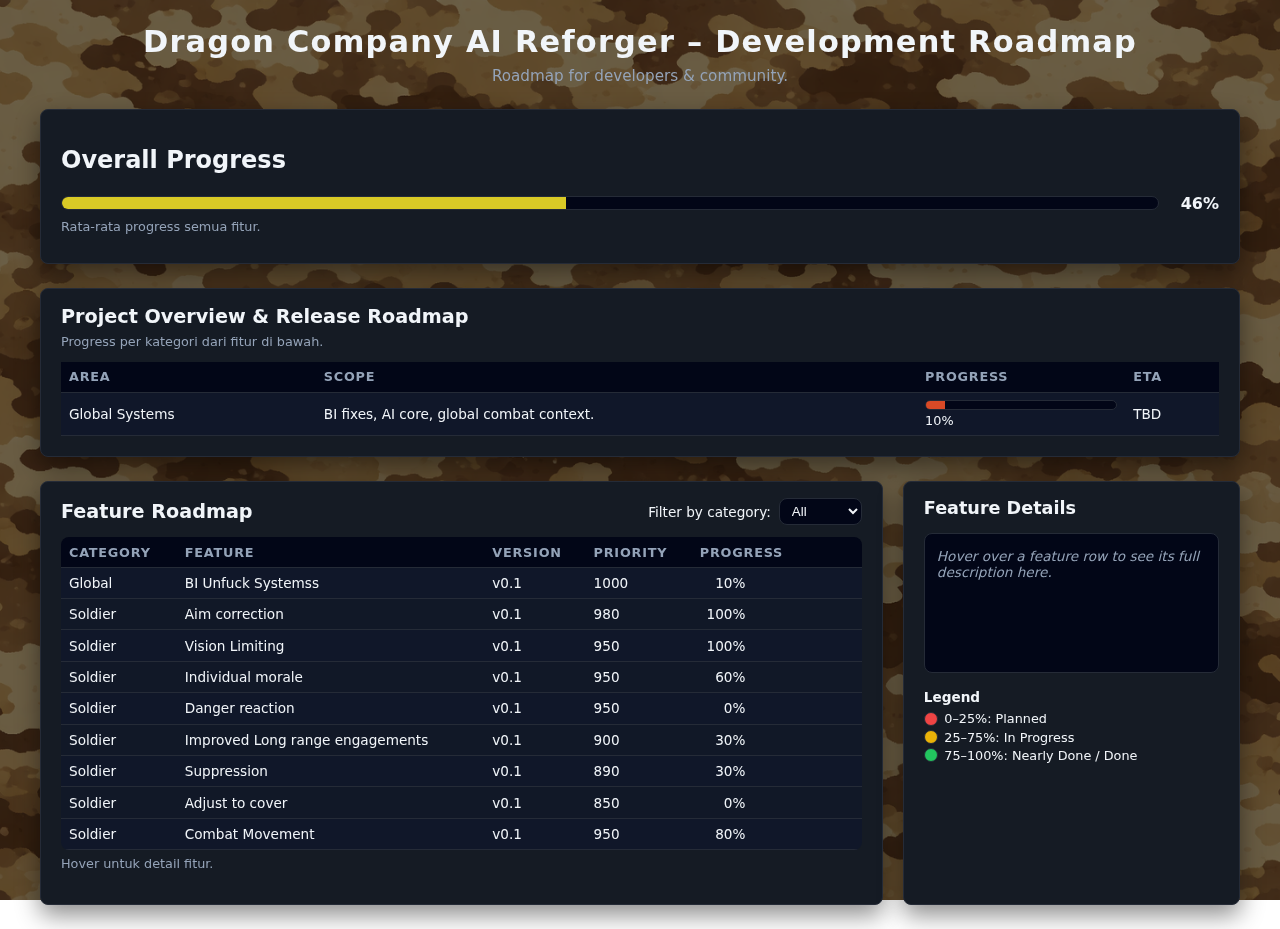
<file: index.HTML>
<!DOCTYPE html>
<html lang="en">
<head>
    <meta charset="UTF-8" />
    <title>Dragon Company AI Reforger – Roadmap</title>
    <link rel="stylesheet" href="styles.css" />
</head>
<body>
    <header class="page-header">
        <h1>Dragon Company AI Reforger – Development Roadmap</h1>
        <p class="subtitle">
            Roadmap for developers & community.
        </p>
    </header>

    <!-- Overall Progress -->
    <section class="overall-progress-section">
        <h2>Overall Progress</h2>
        <div class="overall-progress-wrapper">
            <div id="overallProgressBar" class="overall-progress-bar">
                <div id="overallProgressFill" class="overall-progress-fill"></div>
            </div>
            <span id="overallProgressLabel" class="overall-progress-label">0%</span>
        </div>
        <p class="help-text">Rata-rata progress semua fitur.</p>
    </section>

    <!-- Project Overview -->
    <section class="project-overview-section">
        <h2>Project Overview & Release Roadmap</h2>
        <p class="help-text">Progress per kategori dari fitur di bawah.</p>
        <table class="overview-table">
            <thead>
                <tr>
                    <th>Area</th>
                    <th>Scope</th>
                    <th>Progress</th>
                    <th>ETA</th>
                </tr>
            </thead>
            <tbody>
                <tr data-overview-category="Global">
                    <td>Global Systems</td>
                    <td>BI fixes, AI core, global combat context.</td>
                    <td>
                        <div class="overview-progress-bar">
                            <div id="overview-global-bar" class="overview-progress-fill"></div>
                        </div>
                        <span id="overview-global-label" class="overview-progress-label">0%</span>
                    </td>
                    <td>TBD</td>
                </tr>
                <!-- Tambahkan row lain seperti Soldier, Vehicle, Artillery mirip asli -->
            </tbody>
        </table>
    </section>

    <main class="layout">
        <section class="table-section">
            <div class="table-header-row">
                <h2>Feature Roadmap</h2>
                <div class="controls">
                    <label for="categoryFilter">Filter by category:</label>
                    <select id="categoryFilter">
                        <option value="all">All</option>
                        <option value="Global">Global</option>
                        <option value="Soldier">Soldier</option>
                        <option value="Vehicle">Vehicle</option>
                        <option value="Artillery">Artillery</option>
                    </select>
                </div>
            </div>

            <table id="roadmapTable">
                <thead>
                    <tr>
                        <th>Category</th>
                        <th>Feature</th>
                        <th>Version</th>
                        <th>Priority</th>
                        <th>Progress</th>
                    </tr>
                </thead>
                <tbody id="roadmapBody"></tbody>
            </table>
            <p class="help-text">Hover untuk detail fitur.</p>
        </section>

        <aside class="hint-section">
            <h2>Feature Details</h2>
            <div id="hintBox" class="hint-box">
                <p class="hint-placeholder">Hover over a feature row to see its full description here.</p>
            </div>
            <div class="legend">
                <h3>Legend</h3>
                <ul>
                    <li><span class="legend-color legend-low"></span>0–25%: Planned</li>
                    <li><span class="legend-color legend-mid"></span>25–75%: In Progress</li>
                    <li><span class="legend-color legend-high"></span>75–100%: Nearly Done / Done</li>
                </ul>
            </div>
        </aside>
    </main>

    <script>
        fetch("roadmap.json")
            .then(r => r.json())
            .then(data => renderRoadmap(data.features));

        function renderRoadmap(features) {
            const body = document.getElementById("roadmapBody");
            body.innerHTML = "";
            features.forEach(f => {
                const row = document.createElement("tr");
                row.setAttribute("data-category", f.category);
                row.setAttribute("data-description", f.description);
                row.innerHTML = `
                    <td>${f.category}</td>
                    <td>${f.name}</td>
                    <td>${f.version}</td>
                    <td>${f.priority}</td>
                    <td class="progress-cell">
                        <div class="progress-bar-static" style="width: ${f.progress}%; background: ${progressToColor(f.progress)};"></div>
                        <span class="progress-label">${f.progress}%</span>
                    </td>
                `;
                body.appendChild(row);
                attachHover(row);
            });
            updateOverallProgress(features);
            updateCategoryOverview(features);
        }

        function progressToColor(value) {
            const hue = (value * 1.2);
            return `hsl(${hue}, 70%, 50%)`;
        }

        function attachHover(row) {
            row.addEventListener("mouseenter", () => {
                const hintBox = document.getElementById("hintBox");
                const feature = row.cells[1].innerText;
                const version = row.cells[2].innerText;
                const priority = row.cells[3].innerText;
                const desc = row.getAttribute("data-description");
                hintBox.innerHTML = `
                    <h3>${feature}</h3>
                    <p><strong>Version:</strong> ${version}</p>
                    <p><strong>Priority:</strong> ${priority}</p>
                    <p>${desc}</p>
                `;
            });
        }

        function updateOverallProgress(features) {
            const total = features.reduce((sum, f) => sum + f.progress, 0);
            const avg = Math.round(total / features.length);
            document.getElementById("overallProgressFill").style.width = `${avg}%`;
            document.getElementById("overallProgressFill").style.backgroundColor = progressToColor(avg);
            document.getElementById("overallProgressLabel").textContent = `${avg}%`;
        }

        function updateCategoryOverview(features) {
            ["Global", "Soldier", "Vehicle", "Artillery"].forEach(cat => {
                const catFeatures = features.filter(f => f.category === cat);
                if (!catFeatures.length) return;
                const total = catFeatures.reduce((sum, f) => sum + f.progress, 0);
                const avg = Math.round(total / catFeatures.length);
                document.getElementById(`overview-${cat.toLowerCase()}-bar`).style.width = `${avg}%`;
                document.getElementById(`overview-${cat.toLowerCase()}-bar`).style.backgroundColor = progressToColor(avg);
                document.getElementById(`overview-${cat.toLowerCase()}-label`).textContent = `${avg}%`;
            });
        }

        document.getElementById("categoryFilter").addEventListener("change", e => {
            const value = e.target.value;
            document.querySelectorAll("#roadmapBody tr").forEach(row => {
                row.style.display = (value === "all" || row.getAttribute("data-category") === value) ? "" : "none";
            });
        });
    </script>
</body>
</html>
</file>
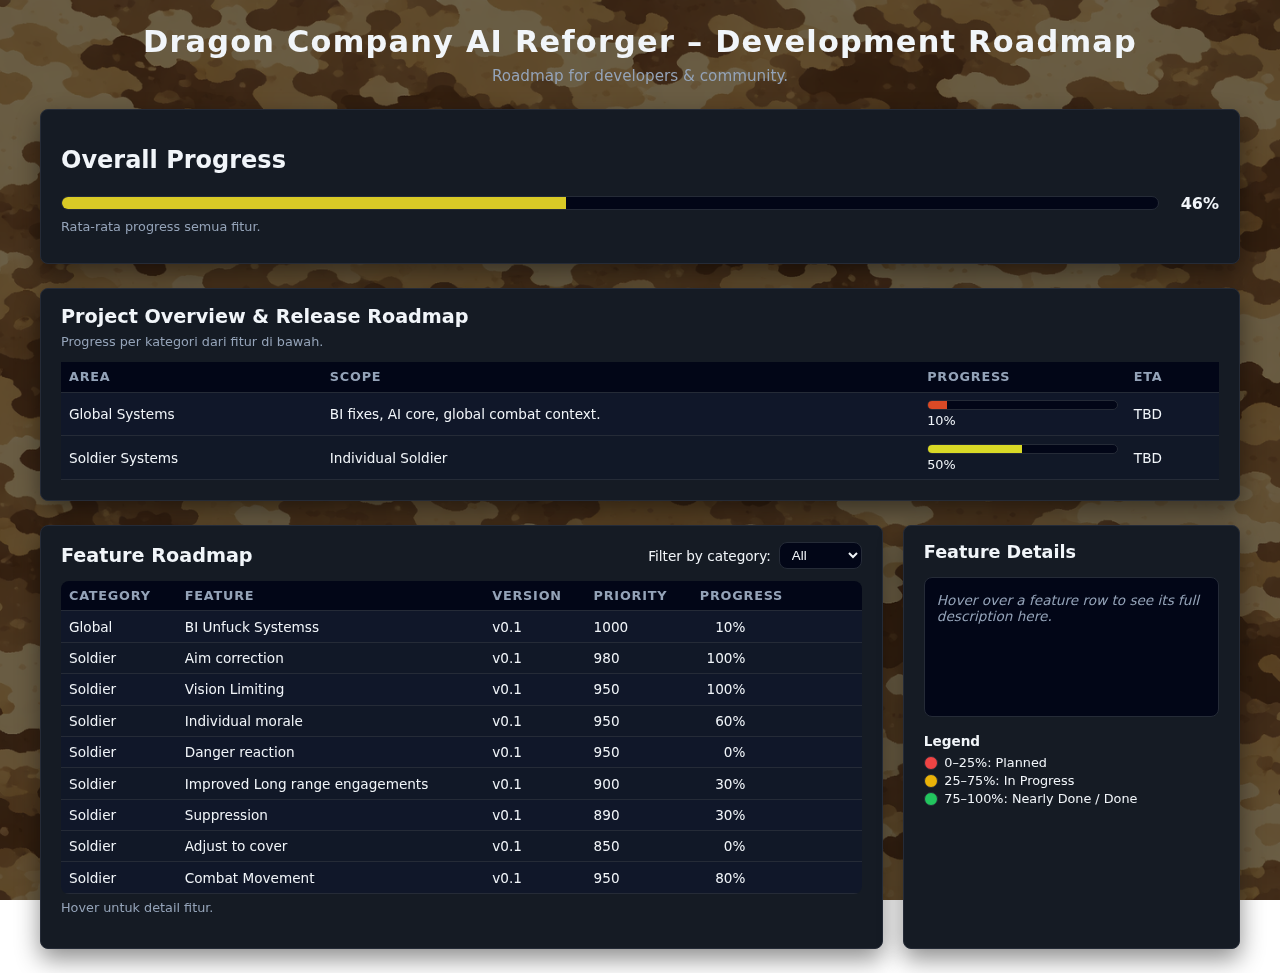
<file: index.html>
<!DOCTYPE html>
<html lang="en">
<head>
    <meta charset="UTF-8" />
    <title>Dragon Company AI Reforger – Roadmap</title>
    <link rel="stylesheet" href="styles.css" />
</head>
<body>
    <header class="page-header">
        <h1>Dragon Company AI Reforger – Development Roadmap</h1>
        <p class="subtitle">
            Roadmap for developers & community.
        </p>
    </header>

    <!-- Overall Progress -->
    <section class="overall-progress-section">
        <h2>Overall Progress</h2>
        <div class="overall-progress-wrapper">
            <div id="overallProgressBar" class="overall-progress-bar">
                <div id="overallProgressFill" class="overall-progress-fill"></div>
            </div>
            <span id="overallProgressLabel" class="overall-progress-label">0%</span>
        </div>
        <p class="help-text">Rata-rata progress semua fitur.</p>
    </section>

    <!-- Project Overview -->
    <section class="project-overview-section">
        <h2>Project Overview & Release Roadmap</h2>
        <p class="help-text">Progress per kategori dari fitur di bawah.</p>
        <table class="overview-table">
            <thead>
                <tr>
                    <th>Area</th>
                    <th>Scope</th>
                    <th>Progress</th>
                    <th>ETA</th>
                </tr>
            </thead>
            <tbody>
                <tr data-overview-category="Global">
                    <td>Global Systems</td>
                    <td>BI fixes, AI core, global combat context.</td>
                    <td>
                        <div class="overview-progress-bar">
                            <div id="overview-global-bar" class="overview-progress-fill"></div>
                        </div>
                        <span id="overview-global-label" class="overview-progress-label">0%</span>
                    </td>
                    <td>TBD</td>
                </tr>
                <tr data-overview-category="Soldier">
                    <td>Soldier Systems</td>
                    <td>Individual Soldier</td>
                    <td>
                        <div class="overview-progress-bar">
                            <div id="overview-soldier-bar" class="overview-progress-fill"></div>
                        </div>
                        <span id="overview-soldier-label" class="overview-progress-label">0%</span>
                    </td>
                    <td>TBD</td>
                </tr>                
                <!-- Tambahkan row lain seperti Soldier, Vehicle, Artillery mirip asli -->
            </tbody>
        </table>
    </section>

    <main class="layout">
        <section class="table-section">
            <div class="table-header-row">
                <h2>Feature Roadmap</h2>
                <div class="controls">
                    <label for="categoryFilter">Filter by category:</label>
                    <select id="categoryFilter">
                        <option value="all">All</option>
                        <option value="Global">Global</option>
                        <option value="Soldier">Soldier</option>
                        <option value="Vehicle">Vehicle</option>
                        <option value="Artillery">Artillery</option>
                    </select>
                </div>
            </div>

            <table id="roadmapTable">
                <thead>
                    <tr>
                        <th>Category</th>
                        <th>Feature</th>
                        <th>Version</th>
                        <th>Priority</th>
                        <th>Progress</th>
                    </tr>
                </thead>
                <tbody id="roadmapBody"></tbody>
            </table>
            <p class="help-text">Hover untuk detail fitur.</p>
        </section>

        <aside class="hint-section">
            <h2>Feature Details</h2>
            <div id="hintBox" class="hint-box">
                <p class="hint-placeholder">Hover over a feature row to see its full description here.</p>
            </div>
            <div class="legend">
                <h3>Legend</h3>
                <ul>
                    <li><span class="legend-color legend-low"></span>0–25%: Planned</li>
                    <li><span class="legend-color legend-mid"></span>25–75%: In Progress</li>
                    <li><span class="legend-color legend-high"></span>75–100%: Nearly Done / Done</li>
                </ul>
            </div>
        </aside>
    </main>

    <script>
        fetch("roadmap.json")
            .then(r => r.json())
            .then(data => renderRoadmap(data.features));

        function renderRoadmap(features) {
            const body = document.getElementById("roadmapBody");
            body.innerHTML = "";
            features.forEach(f => {
                const row = document.createElement("tr");
                row.setAttribute("data-category", f.category);
                row.setAttribute("data-description", f.description);
                row.innerHTML = `
                    <td>${f.category}</td>
                    <td>${f.name}</td>
                    <td>${f.version}</td>
                    <td>${f.priority}</td>
                    <td class="progress-cell">
                        <div class="progress-bar-static" style="width: ${f.progress}%; background: ${progressToColor(f.progress)};"></div>
                        <span class="progress-label">${f.progress}%</span>
                    </td>
                `;
                body.appendChild(row);
                attachHover(row);
            });
            updateOverallProgress(features);
            updateCategoryOverview(features);
        }

        function progressToColor(value) {
            const hue = (value * 1.2);
            return `hsl(${hue}, 70%, 50%)`;
        }

        function attachHover(row) {
            row.addEventListener("mouseenter", () => {
                const hintBox = document.getElementById("hintBox");
                const feature = row.cells[1].innerText;
                const version = row.cells[2].innerText;
                const priority = row.cells[3].innerText;
                const desc = row.getAttribute("data-description");
                hintBox.innerHTML = `
                    <h3>${feature}</h3>
                    <p><strong>Version:</strong> ${version}</p>
                    <p><strong>Priority:</strong> ${priority}</p>
                    <p>${desc}</p>
                `;
            });
        }

        function updateOverallProgress(features) {
            const total = features.reduce((sum, f) => sum + f.progress, 0);
            const avg = Math.round(total / features.length);
            document.getElementById("overallProgressFill").style.width = `${avg}%`;
            document.getElementById("overallProgressFill").style.backgroundColor = progressToColor(avg);
            document.getElementById("overallProgressLabel").textContent = `${avg}%`;
        }

        function updateCategoryOverview(features) {
            ["Global", "Soldier", "Vehicle", "Artillery"].forEach(cat => {
                const catFeatures = features.filter(f => f.category === cat);
                if (!catFeatures.length) return;
                const total = catFeatures.reduce((sum, f) => sum + f.progress, 0);
                const avg = Math.round(total / catFeatures.length);
                document.getElementById(`overview-${cat.toLowerCase()}-bar`).style.width = `${avg}%`;
                document.getElementById(`overview-${cat.toLowerCase()}-bar`).style.backgroundColor = progressToColor(avg);
                document.getElementById(`overview-${cat.toLowerCase()}-label`).textContent = `${avg}%`;
            });
        }

        document.getElementById("categoryFilter").addEventListener("change", e => {
            const value = e.target.value;
            document.querySelectorAll("#roadmapBody tr").forEach(row => {
                row.style.display = (value === "all" || row.getAttribute("data-category") === value) ? "" : "none";
            });
        });
    </script>
</body>
</html>
</file>
<file: styles.css>
/* ANCHOR: DCAR::CSS::BASE */
:root {
    --bg: #05070a;
    --bg-alt: #11151c;
    --card-bg: #151b24;
    --border: #252b37;
    --text-main: #f1f5f9;
    --text-muted: #94a3b8;
    --accent: #38bdf8;
    --danger: #ef4444;
    --radius: 8px;
    --shadow-soft: 0 10px 25px rgba(0, 0, 0, 0.45);
    --transition-fast: 0.2s ease;
    --font-main: system-ui, -apple-system, BlinkMacSystemFont, "Segoe UI", sans-serif;
}

*,
*::before,
*::after {
    box-sizing: border-box;
}

body::before {
  content: "";
  position: fixed;
  inset: 0;
  background: rgba(0, 0, 0, 0.55);
  z-index: -1;
}

body {
    background-image: url("images/camo.png");
    background-size: cover;
    background-position: center;
    background-repeat: no-repeat;
    background-attachment: fixed;
    margin: 0;
    padding: 1.5rem;
    font-family: var(--font-main);
    /*background: radial-gradient(circle at top, #0f172a 0, #020617 40%, #000 100%);*/
    color: var(--text-main);
}
/* END ANCHOR: DCAR::CSS::BASE */

/* ANCHOR: DCAR::CSS::HEADER */
.page-header {
    max-width: 1200px;
    margin: 0 auto 1.5rem auto;
    text-align: center;
}

.page-header h1 {
    margin: 0 0 0.5rem 0;
    font-size: 1.9rem;
    letter-spacing: 0.04em;
}

.subtitle {
    margin: 0;
    color: var(--text-muted);
    font-size: 0.95rem;
}
/* END ANCHOR: DCAR::CSS::HEADER */

/* ANCHOR: DCAR::CSS::OVERALL_PROGRESS */
.overall-progress-section {
    max-width: 1200px;
    margin: 0 auto 1.5rem auto;
    padding: 1rem 1.25rem;
    background: var(--card-bg);
    border-radius: var(--radius);
    box-shadow: var(--shadow-soft);
    border: 1px solid var(--border);
}

.overall-progress-wrapper {
    display: flex;
    align-items: center;
    gap: 0.75rem;
    margin-top: 0.5rem;
}

.overall-progress-bar {
    flex: 1;
    height: 14px;
    background: #020617;
    border-radius: 999px;
    overflow: hidden;
    border: 1px solid var(--border);
}

.overall-progress-fill {
    height: 100%;
    width: 0%;
    background: var(--danger);
    transition: width var(--transition-fast), background-color var(--transition-fast);
}

.overall-progress-label {
    min-width: 3rem;
    text-align: right;
    font-weight: 600;
}

.help-text {
    margin-top: 0.4rem;
    color: var(--text-muted);
    font-size: 0.8rem;
}
/* END ANCHOR: DCAR::CSS::OVERALL_PROGRESS */

/* ANCHOR: DCAR::CSS::LAYOUT */
.layout {
    max-width: 1200px;
    margin: 0 auto;
    display: grid;
    grid-template-columns: minmax(0, 2.5fr) minmax(260px, 1fr);
    gap: 1.25rem;
}

.table-section,
.hint-section {
    background: var(--card-bg);
    border-radius: var(--radius);
    padding: 1rem 1.25rem 1.25rem;
    box-shadow: var(--shadow-soft);
    border: 1px solid var(--border);
}

.table-header-row {
    display: flex;
    align-items: center;
    justify-content: space-between;
    gap: 0.75rem;
    margin-bottom: 0.75rem;
}

.table-header-row h2 {
    margin: 0;
    font-size: 1.2rem;
}

.controls {
    display: flex;
    align-items: center;
    gap: 0.5rem;
    font-size: 0.85rem;
}

.controls select {
    background: #020617;
    color: var(--text-main);
    border-radius: var(--radius);
    border: 1px solid var(--border);
    padding: 0.25rem 0.5rem;
}

#addRowButton {
    background: var(--accent);
    border: none;
    color: #0b1120;
    border-radius: var(--radius);
    padding: 0.3rem 0.7rem;
    cursor: pointer;
    font-weight: 600;
    font-size: 0.8rem;
    transition: background-color var(--transition-fast), transform var(--transition-fast);
}

#addRowButton:hover {
    background: #0ea5e9;
    transform: translateY(-1px);
}
/* END ANCHOR: DCAR::CSS::LAYOUT */

/* ANCHOR: DCAR::CSS::TABLE */
#roadmapTable {
    width: 100%;
    border-collapse: collapse;
    font-size: 0.85rem;
    overflow: hidden;
    border-radius: var(--radius);
}

#roadmapTable thead {
    background: #020617;
}

#roadmapTable th,
#roadmapTable td {
    padding: 0.45rem 0.5rem;
    border-bottom: 1px solid var(--border);
}

#roadmapTable th {
    text-align: left;
    font-size: 0.8rem;
    text-transform: uppercase;
    letter-spacing: 0.06em;
    color: var(--text-muted);
}

#roadmapTable tbody tr:nth-child(even) {
    background: rgba(15, 23, 42, 0.65);
}

#roadmapTable tbody tr:nth-child(odd) {
    background: rgba(15, 23, 42, 0.9);
}

#roadmapTable tbody tr:hover {
    outline: 1px solid var(--accent);
    outline-offset: -1px;
    cursor: pointer;
}

#roadmapTable td[contenteditable="true"] {
    outline: none;
}

#roadmapTable td[contenteditable="true"]:focus {
    box-shadow: inset 0 0 0 1px var(--accent);
    background: #020617;
}

.progress-cell {
    white-space: nowrap;
    width: 170px;
}

.progress-slider {
    width: 110px;
    vertical-align: middle;
}

.progress-label {
    display: inline-block;
    min-width: 2.5rem;
    text-align: right;
    font-variant-numeric: tabular-nums;
    margin-left: 0.35rem;
}

.actions-cell {
    width: 60px;
    text-align: center;
}

.delete-row-btn {
    background: #020617;
    border-radius: 999px;
    border: 1px solid var(--border);
    color: var(--text-muted);
    padding: 0.15rem 0.45rem;
    cursor: pointer;
    font-size: 0.8rem;
    transition: background-color var(--transition-fast), color var(--transition-fast), transform var(--transition-fast);
}

.delete-row-btn:hover {
    background: #7f1d1d;
    color: #fecaca;
    transform: translateY(-1px);
}
/* END ANCHOR: DCAR::CSS::TABLE */


/* ANCHOR: DCAR::CSS::HINT */
.hint-section h2 {
    margin-top: 0;
    font-size: 1.1rem;
}

.hint-box {
    min-height: 140px;
    background: #020617;
    border-radius: var(--radius);
    border: 1px solid var(--border);
    padding: 0.75rem;
    font-size: 0.85rem;
}

.hint-box h3 {
    margin-top: 0;
    margin-bottom: 0.35rem;
    font-size: 1rem;
}

.hint-box p {
    margin: 0.15rem 0;
}

.hint-placeholder {
    color: var(--text-muted);
    font-style: italic;
}

.legend {
    margin-top: 1rem;
    font-size: 0.8rem;
}

.legend h3 {
    margin: 0 0 0.4rem 0;
    font-size: 0.85rem;
}

.legend ul {
    list-style: none;
    padding: 0;
    margin: 0;
}

.legend li {
    display: flex;
    align-items: center;
    gap: 0.4rem;
    margin-bottom: 0.2rem;
}

.legend-color {
    width: 14px;
    height: 14px;
    border-radius: 999px;
    display: inline-block;
    border: 1px solid var(--border);
}

.legend-low {
    background: #ef4444;
}

.legend-mid {
    background: #eab308;
}

.legend-high {
    background: #22c55e;
}
/* END ANCHOR: DCAR::CSS::HINT */

/* ANCHOR: DCAR::CSS::RESPONSIVE */
@media (max-width: 900px) {
    body {
        padding: 1rem;
    }

    .layout {
        grid-template-columns: minmax(0, 1fr);
    }

    .hint-section {
        order: -1;
        margin-bottom: 1rem;
    }
}

@media (max-width: 640px) {
    .controls {
        flex-wrap: wrap;
        justify-content: flex-end;
    }

    .progress-cell {
        width: 150px;
    }

    #roadmapTable th:nth-child(4),
    #roadmapTable td:nth-child(4) {
        display: none; /* hide Priority column on very small screens */
    }
}
/* END ANCHOR: DCAR::CSS::RESPONSIVE */

/* ANCHOR: DCAR::CSS::OVERVIEW */
.project-overview-section {
    max-width: 1200px;
    margin: 0 auto 1.5rem auto;
    padding: 1rem 1.25rem 1.25rem;
    background: var(--card-bg);
    border-radius: var(--radius);
    box-shadow: var(--shadow-soft);
    border: 1px solid var(--border);
}

.project-overview-section h2 {
    margin: 0 0 0.4rem 0;
    font-size: 1.2rem;
}

.overview-table {
    width: 100%;
    border-collapse: collapse;
    margin-top: 0.6rem;
    font-size: 0.85rem;
}

.overview-table th,
.overview-table td {
    padding: 0.45rem 0.5rem;
    border-bottom: 1px solid var(--border);
}

.overview-table thead {
    background: #020617;
}

.overview-table th {
    text-align: left;
    font-size: 0.8rem;
    text-transform: uppercase;
    letter-spacing: 0.06em;
    color: var(--text-muted);
}

.overview-table tbody tr:nth-child(even) {
    background: rgba(15, 23, 42, 0.65);
}

.overview-table tbody tr:nth-child(odd) {
    background: rgba(15, 23, 42, 0.9);
}

.overview-progress-bar {
    width: 100%;
    height: 10px;
    background: #020617;
    border-radius: 999px;
    overflow: hidden;
    border: 1px solid var(--border);
    margin-bottom: 0.15rem;
}

.overview-progress-fill {
    height: 100%;
    width: 0%;
    background: var(--danger);
    transition: width var(--transition-fast), background-color var(--transition-fast);
}

.overview-progress-label {
    font-variant-numeric: tabular-nums;
    font-size: 0.8rem;
}

/* ANCHOR: DCAR::CSS::FUNDING_FIX */
/* Container styling to match Overall Progress */
.funding-section {
    max-width: 1200px;
    margin: 0 auto 1.5rem auto;
    padding: 1.5rem;
    background: var(--card-bg);
    border-radius: var(--radius);
    box-shadow: var(--shadow-soft);
    border: 1px solid var(--border);
}

.funding-bar-wrapper {
    position: relative;
    width: 100%;
    margin-top: 1rem;
    padding-bottom: 20px; /* Space for markings */
}

/* The Bar itself */
.funding-bar {
    width: 100%;
    height: 17px;
    background: #020617;
    border-radius: 999px;
    border: 1px solid var(--border);
    position: relative;
    overflow: visible; /* Important: allows tooltips to pop out */
}

/* Vertical Markings (Visible by default) */
.funding-milestone {
    position: absolute;
    top: 0;
    height: 30px; /* Match bar height */
    width: 5px;
    background: rgba(255, 255, 255, 0.4);
    transform: translateX(-50%);
    cursor: help;
    z-index: 10;
}

/* Tooltip Styling (Hidden by default) */
.milestone-info {
    position: absolute;
    bottom: 25px; 
    left: 50%;
    transform: translateX(-50%) translateY(10px);
    background: var(--bg-alt);
    border: 1px solid var(--border);
    padding: 0.6rem 0.8rem;
    border-radius: var(--radius);
    opacity: 0;
    transition: all var(--transition-fast);
    pointer-events: none;
    white-space: nowrap;
    text-align: center;
    box-shadow: var(--shadow-soft);
    z-index: 100;
}

/* Hover Interaction */
.funding-milestone:hover {
    background: var(--accent);
}

.funding-milestone:hover .milestone-info {
    opacity: 1;
    transform: translateX(-50%) translateY(0);
}
/* END ANCHOR: DCAR::CSS::OVERVIEW */
</file>
